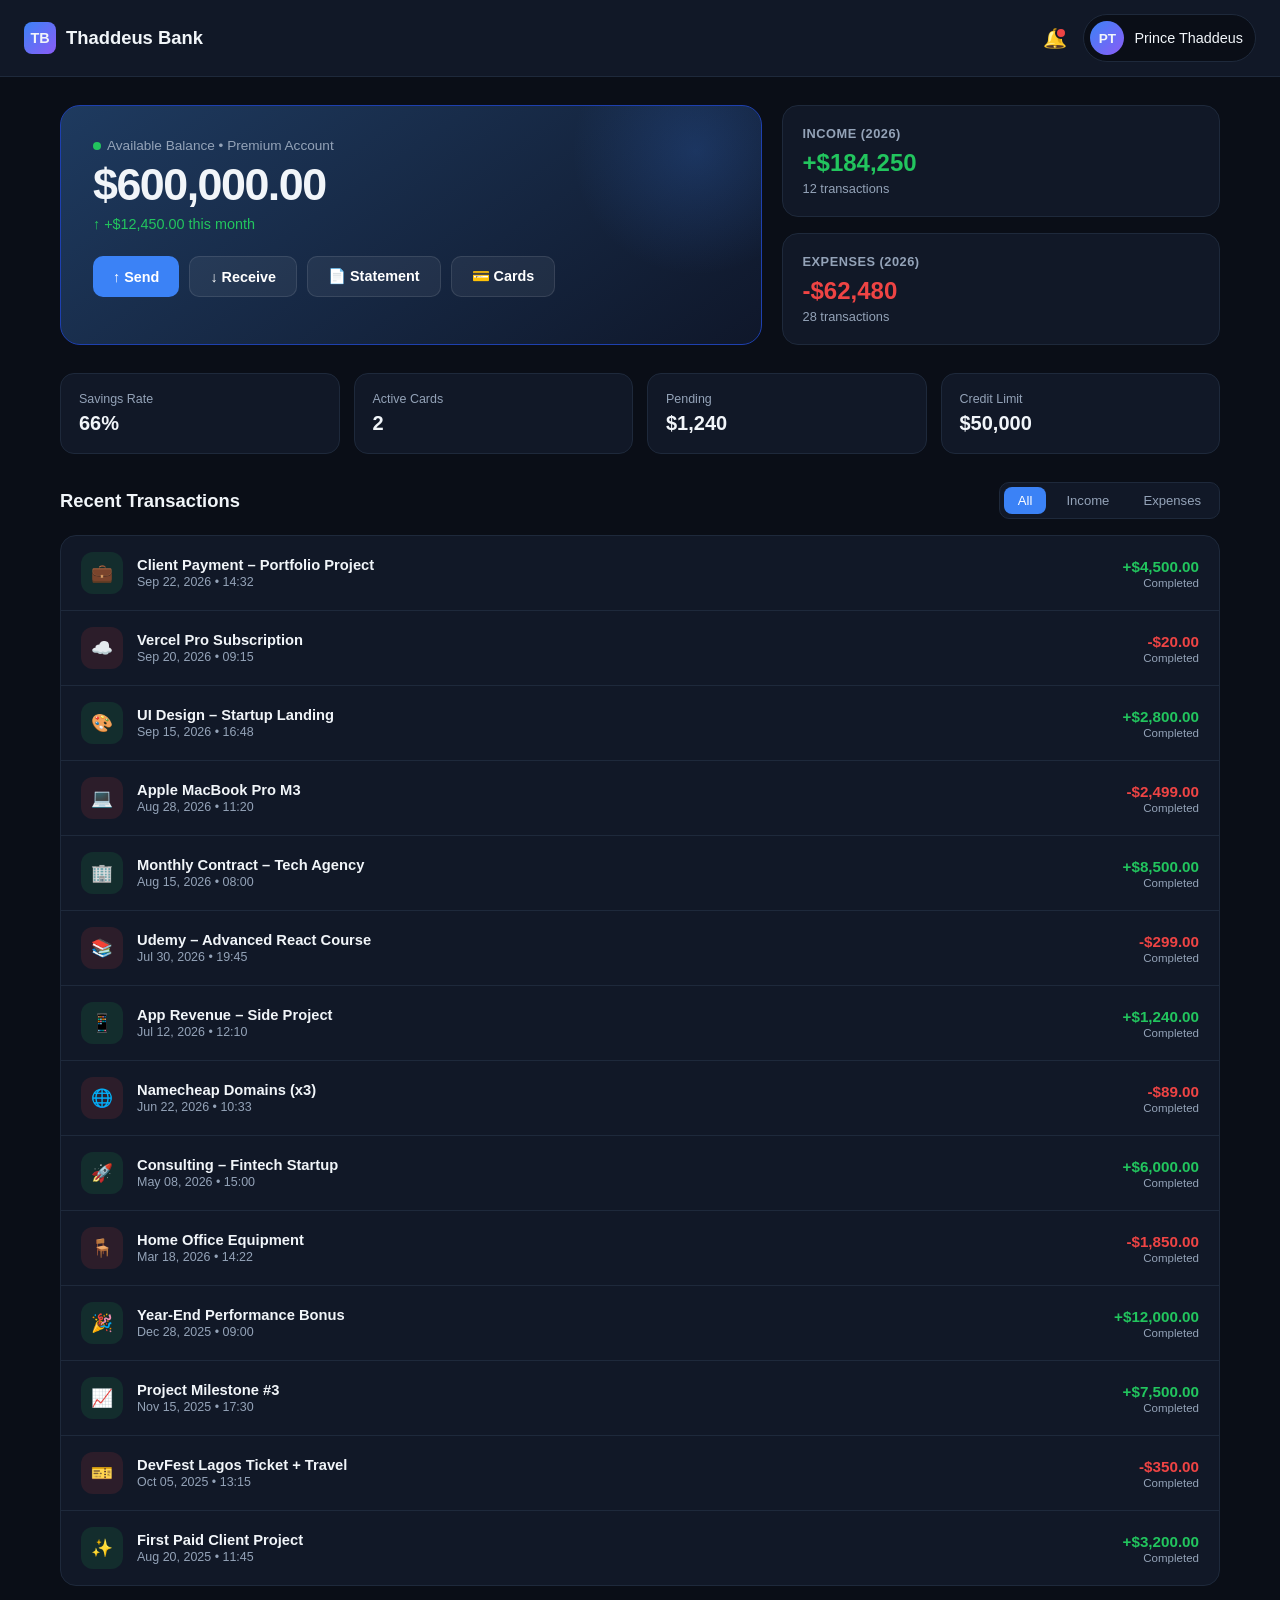
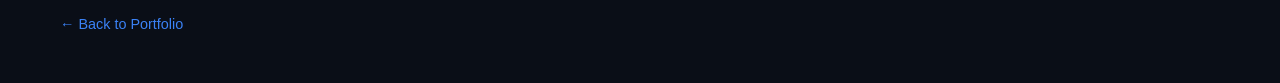
<file: bank-dashboard-v2.html>
<!DOCTYPE html>
<html lang="en">
<head>
  <meta charset="UTF-8">
  <meta name="viewport" content="width=device-width, initial-scale=1.0">
  <title>Thaddeus Bank | Prince Thaddeus</title>
  <style>
    :root {
      --bg: #0a0e17;
      --card: #111827;
      --card-hover: #1a2332;
      --border: #1e293b;
      --primary: #3b82f6;
      --primary-glow: rgba(59, 130, 246, 0.25);
      --green: #22c55e;
      --red: #ef4444;
      --text: #f1f5f9;
      --muted: #94a3b8;
    }

    * {
      margin: 0;
      padding: 0;
      box-sizing: border-box;
      font-family: -apple-system, BlinkMacSystemFont, 'Segoe UI', Roboto, sans-serif;
    }

    body {
      background: var(--bg);
      color: var(--text);
      min-height: 100vh;
      padding: 0;
    }

    /* Top Navigation */
    .topbar {
      background: var(--card);
      border-bottom: 1px solid var(--border);
      padding: 14px 24px;
      display: flex;
      justify-content: space-between;
      align-items: center;
      position: sticky;
      top: 0;
      z-index: 50;
    }

    .brand {
      display: flex;
      align-items: center;
      gap: 10px;
      font-weight: 700;
      font-size: 1.15rem;
    }

    .brand-icon {
      width: 32px;
      height: 32px;
      background: linear-gradient(135deg, #3b82f6, #8b5cf6);
      border-radius: 8px;
      display: flex;
      align-items: center;
      justify-content: center;
      font-size: 0.9rem;
    }

    .topbar-right {
      display: flex;
      align-items: center;
      gap: 16px;
    }

    .notification {
      position: relative;
      cursor: pointer;
      font-size: 1.2rem;
    }

    .notification::after {
      content: '';
      position: absolute;
      top: 0;
      right: 0;
      width: 8px;
      height: 8px;
      background: var(--red);
      border-radius: 50%;
      border: 2px solid var(--card);
    }

    .user-chip {
      display: flex;
      align-items: center;
      gap: 10px;
      background: var(--bg);
      padding: 6px 12px 6px 6px;
      border-radius: 50px;
      border: 1px solid var(--border);
      cursor: pointer;
    }

    .avatar {
      width: 34px;
      height: 34px;
      border-radius: 50%;
      background: linear-gradient(135deg, #3b82f6, #8b5cf6);
      display: flex;
      align-items: center;
      justify-content: center;
      font-weight: 700;
      font-size: 0.85rem;
    }

    /* Main Layout */
    .container {
      max-width: 1200px;
      margin: 0 auto;
      padding: 28px 20px 50px;
    }

    /* Balance Section */
    .balance-section {
      display: grid;
      grid-template-columns: 1.6fr 1fr;
      gap: 20px;
      margin-bottom: 28px;
    }

    @media (max-width: 800px) {
      .balance-section {
        grid-template-columns: 1fr;
      }
    }

    .main-balance {
      background: linear-gradient(145deg, #1e3a5f 0%, #0f172a 100%);
      border: 1px solid #1e40af;
      border-radius: 20px;
      padding: 32px;
      position: relative;
      overflow: hidden;
    }

    .main-balance::after {
      content: '';
      position: absolute;
      width: 250px;
      height: 250px;
      background: radial-gradient(circle, rgba(59,130,246,0.2), transparent 70%);
      top: -80px;
      right: -60px;
    }

    .account-label {
      font-size: 0.85rem;
      color: var(--muted);
      margin-bottom: 6px;
      display: flex;
      align-items: center;
      gap: 6px;
    }

    .account-label .dot {
      width: 8px;
      height: 8px;
      background: var(--green);
      border-radius: 50%;
      animation: pulse 2s infinite;
    }

    @keyframes pulse {
      0%, 100% { opacity: 1; }
      50% { opacity: 0.4; }
    }

    .balance-value {
      font-size: 2.8rem;
      font-weight: 700;
      letter-spacing: -1.5px;
      margin-bottom: 6px;
    }

    .balance-change {
      font-size: 0.9rem;
      color: var(--green);
      margin-bottom: 24px;
    }

    .action-row {
      display: flex;
      gap: 10px;
      flex-wrap: wrap;
    }

    .action-btn {
      padding: 11px 20px;
      border-radius: 10px;
      border: none;
      font-weight: 600;
      font-size: 0.9rem;
      cursor: pointer;
      transition: all 0.2s ease;
      display: flex;
      align-items: center;
      gap: 6px;
    }

    .action-btn.primary {
      background: var(--primary);
      color: white;
    }

    .action-btn.primary:hover {
      background: #2563eb;
      transform: translateY(-1px);
      box-shadow: 0 6px 20px var(--primary-glow);
    }

    .action-btn.ghost {
      background: rgba(255,255,255,0.06);
      color: white;
      border: 1px solid rgba(255,255,255,0.1);
    }

    .action-btn.ghost:hover {
      background: rgba(255,255,255,0.1);
    }

    /* Side Cards */
    .side-cards {
      display: flex;
      flex-direction: column;
      gap: 16px;
    }

    .mini-card {
      background: var(--card);
      border: 1px solid var(--border);
      border-radius: 16px;
      padding: 20px;
      flex: 1;
    }

    .mini-card h4 {
      font-size: 0.8rem;
      color: var(--muted);
      margin-bottom: 8px;
      text-transform: uppercase;
      letter-spacing: 0.5px;
    }

    .mini-card .amount {
      font-size: 1.5rem;
      font-weight: 700;
    }

    .mini-card .amount.up { color: var(--green); }
    .mini-card .amount.down { color: var(--red); }

    .mini-card .sub {
      font-size: 0.8rem;
      color: var(--muted);
      margin-top: 4px;
    }

    /* Quick Stats */
    .stats-row {
      display: grid;
      grid-template-columns: repeat(4, 1fr);
      gap: 14px;
      margin-bottom: 28px;
    }

    @media (max-width: 700px) {
      .stats-row {
        grid-template-columns: repeat(2, 1fr);
      }
    }

    .stat {
      background: var(--card);
      border: 1px solid var(--border);
      border-radius: 14px;
      padding: 18px;
      transition: all 0.2s ease;
    }

    .stat:hover {
      border-color: #334155;
      background: var(--card-hover);
    }

    .stat .label {
      font-size: 0.78rem;
      color: var(--muted);
      margin-bottom: 6px;
    }

    .stat .val {
      font-size: 1.25rem;
      font-weight: 700;
    }

    /* Transactions */
    .section-header {
      display: flex;
      justify-content: space-between;
      align-items: center;
      margin-bottom: 16px;
    }

    .section-header h3 {
      font-size: 1.15rem;
    }

    .filter-tabs {
      display: flex;
      gap: 6px;
      background: var(--card);
      padding: 4px;
      border-radius: 10px;
      border: 1px solid var(--border);
    }

    .filter-tabs button {
      padding: 6px 14px;
      border: none;
      background: transparent;
      color: var(--muted);
      border-radius: 8px;
      font-size: 0.82rem;
      cursor: pointer;
      font-weight: 500;
    }

    .filter-tabs button.active {
      background: var(--primary);
      color: white;
    }

    .tx-list {
      background: var(--card);
      border: 1px solid var(--border);
      border-radius: 16px;
      overflow: hidden;
    }

    .tx-item {
      display: flex;
      align-items: center;
      justify-content: space-between;
      padding: 16px 20px;
      border-bottom: 1px solid var(--border);
      transition: background 0.15s ease;
      cursor: pointer;
    }

    .tx-item:last-child {
      border-bottom: none;
    }

    .tx-item:hover {
      background: var(--card-hover);
    }

    .tx-left {
      display: flex;
      align-items: center;
      gap: 14px;
    }

    .tx-icon {
      width: 42px;
      height: 42px;
      border-radius: 12px;
      display: flex;
      align-items: center;
      justify-content: center;
      font-size: 1.1rem;
      flex-shrink: 0;
    }

    .tx-icon.in {
      background: rgba(34, 197, 94, 0.12);
    }

    .tx-icon.out {
      background: rgba(239, 68, 68, 0.12);
    }

    .tx-info h4 {
      font-size: 0.92rem;
      font-weight: 600;
      margin-bottom: 2px;
    }

    .tx-info p {
      font-size: 0.78rem;
      color: var(--muted);
    }

    .tx-right {
      text-align: right;
    }

    .tx-amount {
      font-weight: 600;
      font-size: 0.95rem;
    }

    .tx-amount.in { color: var(--green); }
    .tx-amount.out { color: var(--red); }

    .tx-status {
      font-size: 0.72rem;
      color: var(--muted);
      margin-top: 2px;
    }

    .back {
      display: inline-block;
      margin-top: 30px;
      color: var(--primary);
      text-decoration: none;
      font-size: 0.9rem;
      font-weight: 500;
    }

    .back:hover {
      text-decoration: underline;
    }

    /* Toast */
    .toast {
      position: fixed;
      bottom: 28px;
      left: 50%;
      transform: translateX(-50%) translateY(80px);
      background: #1e293b;
      color: white;
      padding: 14px 24px;
      border-radius: 12px;
      border: 1px solid #334155;
      font-size: 0.9rem;
      font-weight: 500;
      z-index: 100;
      opacity: 0;
      transition: all 0.3s ease;
      box-shadow: 0 10px 30px rgba(0,0,0,0.4);
    }

    .toast.show {
      transform: translateX(-50%) translateY(0);
      opacity: 1;
    }
  </style>
</head>
<body>

  <!-- Top Bar -->
  <div class="topbar">
    <div class="brand">
      <div class="brand-icon">TB</div>
      Thaddeus Bank
    </div>
    <div class="topbar-right">
      <div class="notification">🔔</div>
      <div class="user-chip">
        <div class="avatar">PT</div>
        <span style="font-size:0.9rem; font-weight:500;">Prince Thaddeus</span>
      </div>
    </div>
  </div>

  <div class="container">

    <!-- Balance + Side -->
    <div class="balance-section">
      <div class="main-balance">
        <div class="account-label">
          <span class="dot"></span>
          Available Balance • Premium Account
        </div>
        <div class="balance-value">$600,000.00</div>
        <div class="balance-change">↑ +$12,450.00 this month</div>
        <div class="action-row">
          <button class="action-btn primary" onclick="toast('Transfer screen opened')">↑ Send</button>
          <button class="action-btn ghost" onclick="toast('Deposit initiated')">↓ Receive</button>
          <button class="action-btn ghost" onclick="toast('Statement ready for download')">📄 Statement</button>
          <button class="action-btn ghost" onclick="toast('Cards management opened')">💳 Cards</button>
        </div>
      </div>

      <div class="side-cards">
        <div class="mini-card">
          <h4>Income (2026)</h4>
          <div class="amount up">+$184,250</div>
          <div class="sub">12 transactions</div>
        </div>
        <div class="mini-card">
          <h4>Expenses (2026)</h4>
          <div class="amount down">-$62,480</div>
          <div class="sub">28 transactions</div>
        </div>
      </div>
    </div>

    <!-- Stats -->
    <div class="stats-row">
      <div class="stat">
        <div class="label">Savings Rate</div>
        <div class="val">66%</div>
      </div>
      <div class="stat">
        <div class="label">Active Cards</div>
        <div class="val">2</div>
      </div>
      <div class="stat">
        <div class="label">Pending</div>
        <div class="val">$1,240</div>
      </div>
      <div class="stat">
        <div class="label">Credit Limit</div>
        <div class="val">$50,000</div>
      </div>
    </div>

    <!-- Transactions -->
    <div class="section-header">
      <h3>Recent Transactions</h3>
      <div class="filter-tabs">
        <button class="active" onclick="filterTx('all', this)">All</button>
        <button onclick="filterTx('in', this)">Income</button>
        <button onclick="filterTx('out', this)">Expenses</button>
      </div>
    </div>

    <div class="tx-list" id="txList">
      <!-- Injected by JS -->
    </div>

    <a href="index.html" class="back">← Back to Portfolio</a>
  </div>

  <div class="toast" id="toast"></div>

  <script>
    const data = [
      { type: "in",  title: "Client Payment – Portfolio Project", date: "Sep 22, 2026 • 14:32", amount: "+$4,500.00", status: "Completed", icon: "💼" },
      { type: "out", title: "Vercel Pro Subscription", date: "Sep 20, 2026 • 09:15", amount: "-$20.00", status: "Completed", icon: "☁️" },
      { type: "in",  title: "UI Design – Startup Landing", date: "Sep 15, 2026 • 16:48", amount: "+$2,800.00", status: "Completed", icon: "🎨" },
      { type: "out", title: "Apple MacBook Pro M3", date: "Aug 28, 2026 • 11:20", amount: "-$2,499.00", status: "Completed", icon: "💻" },
      { type: "in",  title: "Monthly Contract – Tech Agency", date: "Aug 15, 2026 • 08:00", amount: "+$8,500.00", status: "Completed", icon: "🏢" },
      { type: "out", title: "Udemy – Advanced React Course", date: "Jul 30, 2026 • 19:45", amount: "-$299.00", status: "Completed", icon: "📚" },
      { type: "in",  title: "App Revenue – Side Project", date: "Jul 12, 2026 • 12:10", amount: "+$1,240.00", status: "Completed", icon: "📱" },
      { type: "out", title: "Namecheap Domains (x3)", date: "Jun 22, 2026 • 10:33", amount: "-$89.00", status: "Completed", icon: "🌐" },
      { type: "in",  title: "Consulting – Fintech Startup", date: "May 08, 2026 • 15:00", amount: "+$6,000.00", status: "Completed", icon: "🚀" },
      { type: "out", title: "Home Office Equipment", date: "Mar 18, 2026 • 14:22", amount: "-$1,850.00", status: "Completed", icon: "🪑" },
      { type: "in",  title: "Year-End Performance Bonus", date: "Dec 28, 2025 • 09:00", amount: "+$12,000.00", status: "Completed", icon: "🎉" },
      { type: "in",  title: "Project Milestone #3", date: "Nov 15, 2025 • 17:30", amount: "+$7,500.00", status: "Completed", icon: "📈" },
      { type: "out", title: "DevFest Lagos Ticket + Travel", date: "Oct 05, 2025 • 13:15", amount: "-$350.00", status: "Completed", icon: "🎫" },
      { type: "in",  title: "First Paid Client Project", date: "Aug 20, 2025 • 11:45", amount: "+$3,200.00", status: "Completed", icon: "✨" },
    ];

    const list = document.getElementById("txList");

    function render(filter = "all") {
      list.innerHTML = "";
      const filtered = filter === "all" ? data : data.filter(t => t.type === filter);
      
      filtered.forEach((t, i) => {
        const el = document.createElement("div");
        el.className = "tx-item";
        el.style.opacity = "0";
        el.style.transform = "translateY(10px)";
        el.innerHTML = `
          <div class="tx-left">
            <div class="tx-icon ${t.type}">${t.icon}</div>
            <div class="tx-info">
              <h4>${t.title}</h4>
              <p>${t.date}</p>
            </div>
          </div>
          <div class="tx-right">
            <div class="tx-amount ${t.type}">${t.amount}</div>
            <div class="tx-status">${t.status}</div>
          </div>
        `;
        list.appendChild(el);
        setTimeout(() => {
          el.style.transition = "all 0.3s ease";
          el.style.opacity = "1";
          el.style.transform = "translateY(0)";
        }, i * 40);
      });
    }

    function filterTx(type, btn) {
      document.querySelectorAll(".filter-tabs button").forEach(b => b.classList.remove("active"));
      btn.classList.add("active");
      render(type);
    }

    function toast(msg) {
      const t = document.getElementById("toast");
      t.textContent = msg;
      t.classList.add("show");
      setTimeout(() => t.classList.remove("show"), 2500);
    }

    render();
  </script>
</body>
</html>
</file>
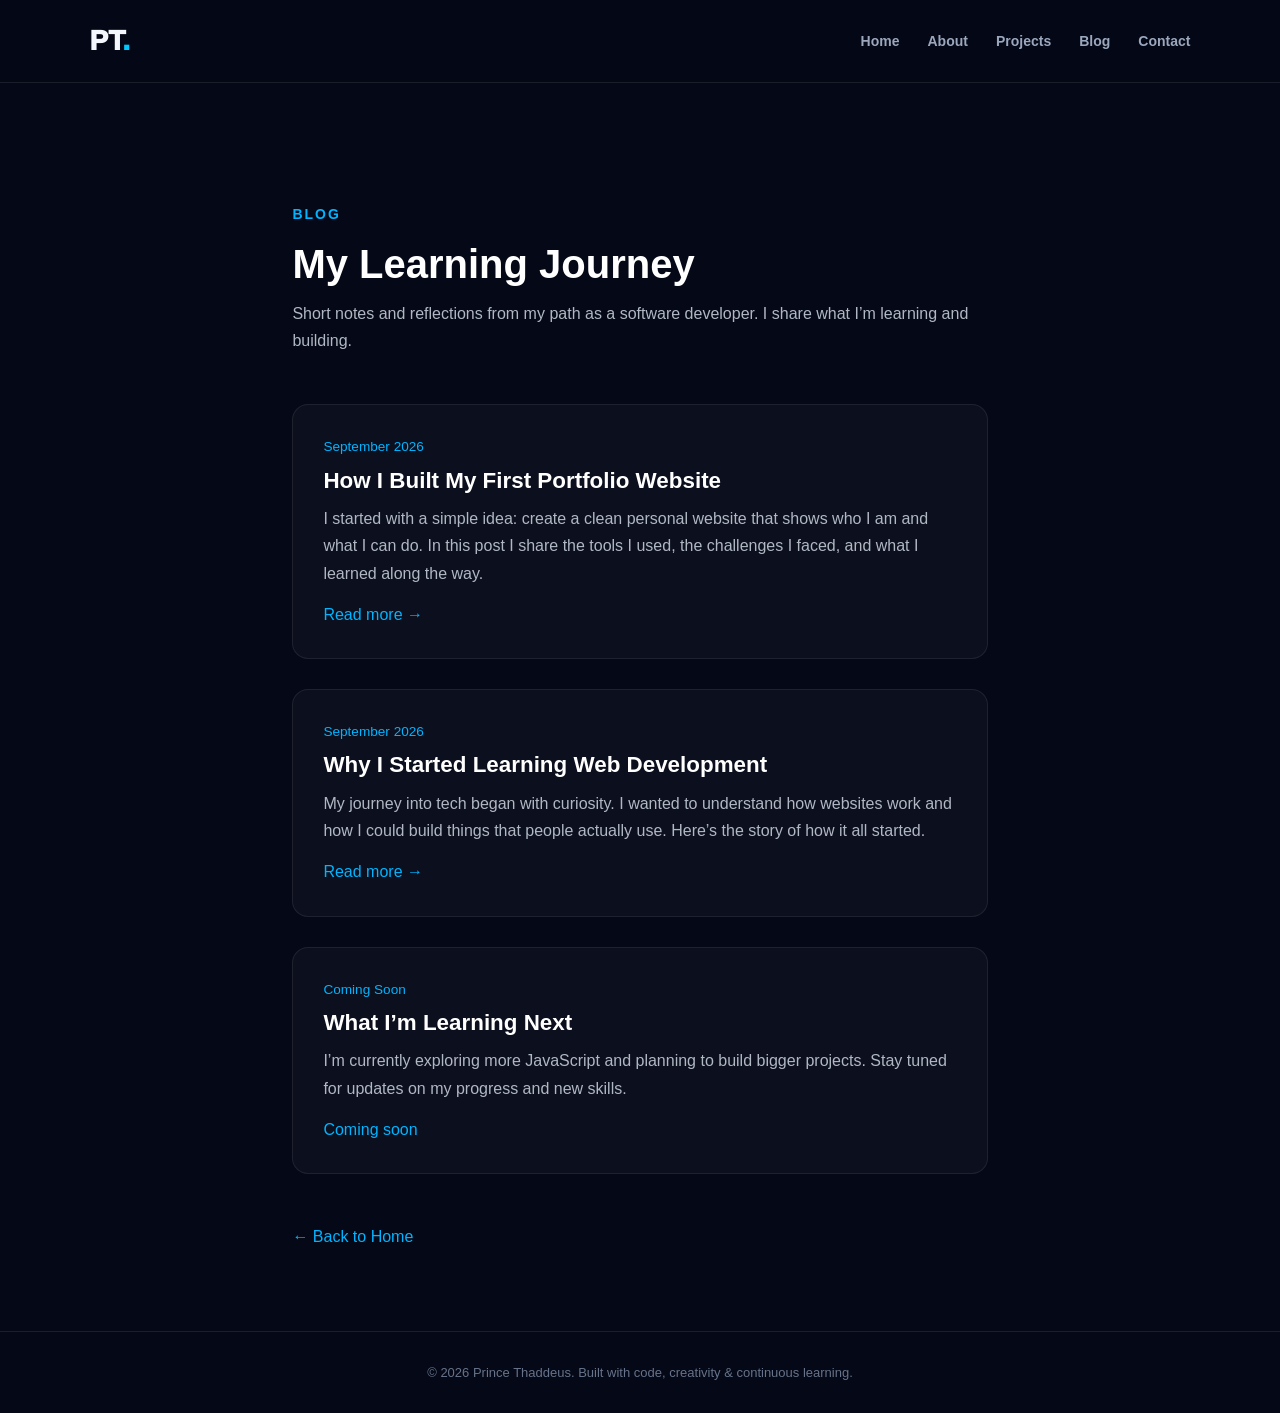
<file: blog.html>
<!DOCTYPE html>
<html lang="en">
<head>
  <meta charset="UTF-8">
  <meta name="viewport" content="width=device-width, initial-scale=1.0">
  <meta name="description" content="Blog and learning journey of Prince Thaddeus - Software Developer">
  <title>Blog | Prince Thaddeus</title>
  <link rel="stylesheet" href="style.css">
  <style>
    .blog-page {
      padding: 120px 8% 80px;
      max-width: 900px;
      margin: 0 auto;
    }

    .blog-page .tag {
      color: #00b4ff;
      font-size: 14px;
      letter-spacing: 2px;
      margin-bottom: 15px;
    }

    .blog-page h1 {
      font-size: 2.5rem;
      margin-bottom: 15px;
      color: #fff;
    }

    .blog-page .intro {
      color: #b0b8c4;
      margin-bottom: 50px;
      line-height: 1.7;
    }

    .blog-list {
      display: flex;
      flex-direction: column;
      gap: 30px;
    }

    .blog-card {
      background: rgba(255, 255, 255, 0.03);
      border: 1px solid rgba(255, 255, 255, 0.08);
      border-radius: 16px;
      padding: 30px;
      transition: border-color 0.3s ease;
    }

    .blog-card:hover {
      border-color: rgba(0, 180, 255, 0.3);
    }

    .blog-card .date {
      color: #00b4ff;
      font-size: 0.85rem;
      margin-bottom: 10px;
    }

    .blog-card h2 {
      color: #fff;
      font-size: 1.4rem;
      margin-bottom: 12px;
    }

    .blog-card p {
      color: #b0b8c4;
      line-height: 1.7;
      margin-bottom: 15px;
    }

    .blog-card a {
      color: #00b4ff;
      text-decoration: none;
      font-weight: 500;
    }

    .blog-card a:hover {
      text-decoration: underline;
    }

    .back-home {
      display: inline-block;
      margin-top: 50px;
      color: #00b4ff;
      text-decoration: none;
      font-weight: 500;
    }

    .back-home:hover {
      text-decoration: underline;
    }

    @media (max-width: 768px) {
      .blog-page {
        padding: 100px 5% 60px;
      }
      .blog-page h1 {
        font-size: 2rem;
      }
    }
  </style>
</head>
<body>

  <header class="header">
    <a href="index.html" class="logo">PT<span>.</span></a>
    <nav id="nav">
      <a href="index.html">Home</a>
      <a href="index.html#about">About</a>
      <a href="projects.html">Projects</a>
      <a href="blog.html" class="active">Blog</a>
      <a href="index.html#contact">Contact</a>
    </nav>
  </header>

  <main class="blog-page">
    <p class="tag">BLOG</p>
    <h1>My Learning Journey</h1>
    <p class="intro">
      Short notes and reflections from my path as a software developer. I share what I’m learning and building.
    </p>

    <div class="blog-list">

      <article class="blog-card">
        <p class="date">September 2026</p>
        <h2>How I Built My First Portfolio Website</h2>
        <p>
          I started with a simple idea: create a clean personal website that shows who I am and what I can do. 
          In this post I share the tools I used, the challenges I faced, and what I learned along the way.
        </p>
        <a href="#">Read more →</a>
      </article>

      <article class="blog-card">
        <p class="date">September 2026</p>
        <h2>Why I Started Learning Web Development</h2>
        <p>
          My journey into tech began with curiosity. I wanted to understand how websites work and how I could 
          build things that people actually use. Here’s the story of how it all started.
        </p>
        <a href="#">Read more →</a>
      </article>

      <article class="blog-card">
        <p class="date">Coming Soon</p>
        <h2>What I’m Learning Next</h2>
        <p>
          I’m currently exploring more JavaScript and planning to build bigger projects. 
          Stay tuned for updates on my progress and new skills.
        </p>
        <a href="#">Coming soon</a>
      </article>

    </div>

    <a href="index.html" class="back-home">← Back to Home</a>
  </main>

  <footer>
    <p>© 2026 Prince Thaddeus. Built with code, creativity & continuous learning.</p>
  </footer>

  <script src="script.js"></script>
</body>
</html>
</file>
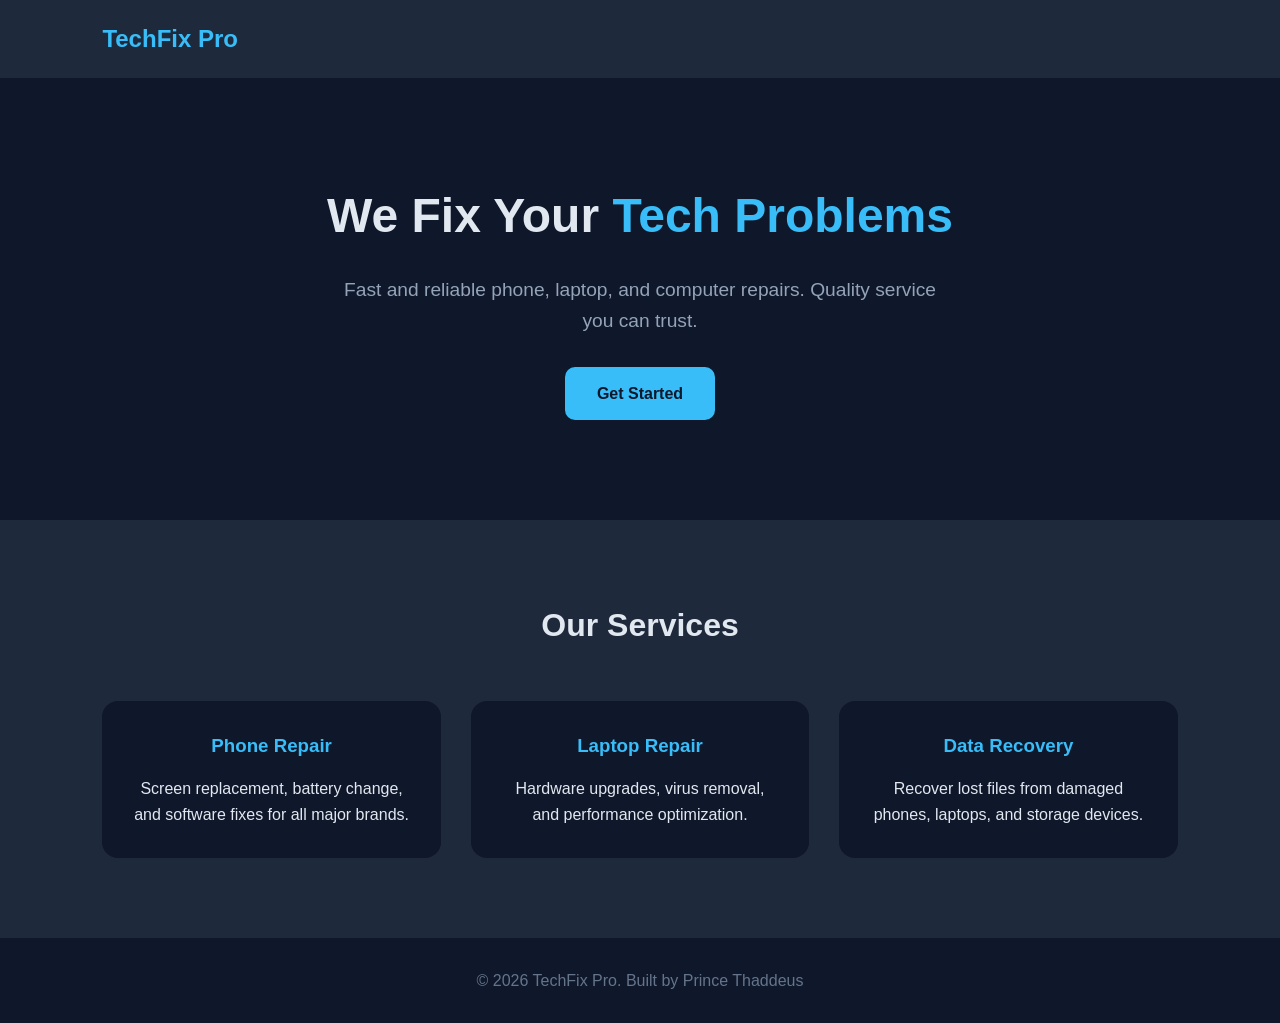
<file: landing.html>
<!DOCTYPE html>
<html lang="en">
<head>
  <meta charset="UTF-8">
  <meta name="viewport" content="width=device-width, initial-scale=1.0">
  <title>TechFix Pro | Prince Thaddeus</title>
  <style>
    * {
      margin: 0;
      padding: 0;
      box-sizing: border-box;
      font-family: 'Segoe UI', sans-serif;
    }

    body {
      background: #0f172a;
      color: #e2e8f0;
      line-height: 1.6;
    }

    header {
      background: #1e293b;
      padding: 20px 8%;
      display: flex;
      justify-content: space-between;
      align-items: center;
    }

    .logo {
      font-size: 1.5rem;
      font-weight: 700;
      color: #38bdf8;
    }

    .hero {
      padding: 100px 8%;
      text-align: center;
    }

    .hero h1 {
      font-size: 3rem;
      margin-bottom: 20px;
    }

    .hero h1 span {
      color: #38bdf8;
    }

    .hero p {
      font-size: 1.2rem;
      color: #94a3b8;
      max-width: 600px;
      margin: 0 auto 30px;
    }

    .btn {
      display: inline-block;
      background: #38bdf8;
      color: #0f172a;
      padding: 14px 32px;
      border-radius: 10px;
      text-decoration: none;
      font-weight: 600;
    }

    .services {
      padding: 80px 8%;
      background: #1e293b;
    }

    .services h2 {
      text-align: center;
      margin-bottom: 50px;
      font-size: 2rem;
    }

    .services-grid {
      display: grid;
      grid-template-columns: repeat(auto-fit, minmax(250px, 1fr));
      gap: 30px;
    }

    .service-card {
      background: #0f172a;
      padding: 30px;
      border-radius: 16px;
      text-align: center;
    }

    .service-card h3 {
      color: #38bdf8;
      margin-bottom: 15px;
    }

    footer {
      text-align: center;
      padding: 30px;
      color: #64748b;
    }

    @media (max-width: 768px) {
      .hero h1 {
        font-size: 2.2rem;
      }
    }
  </style>
</head>
<body>

  <header>
    <div class="logo">TechFix Pro</div>
  </header>

  <section class="hero">
    <h1>We Fix Your <span>Tech Problems</span></h1>
    <p>Fast and reliable phone, laptop, and computer repairs. Quality service you can trust.</p>
    <a href="#contact" class="btn">Get Started</a>
  </section>

  <section class="services">
    <h2>Our Services</h2>
    <div class="services-grid">
      <div class="service-card">
        <h3>Phone Repair</h3>
        <p>Screen replacement, battery change, and software fixes for all major brands.</p>
      </div>
      <div class="service-card">
        <h3>Laptop Repair</h3>
        <p>Hardware upgrades, virus removal, and performance optimization.</p>
      </div>
      <div class="service-card">
        <h3>Data Recovery</h3>
        <p>Recover lost files from damaged phones, laptops, and storage devices.</p>
      </div>
    </div>
  </section>

  <footer>
    <p>© 2026 TechFix Pro. Built by Prince Thaddeus</p>
  </footer>

</body>
</html>
</file>
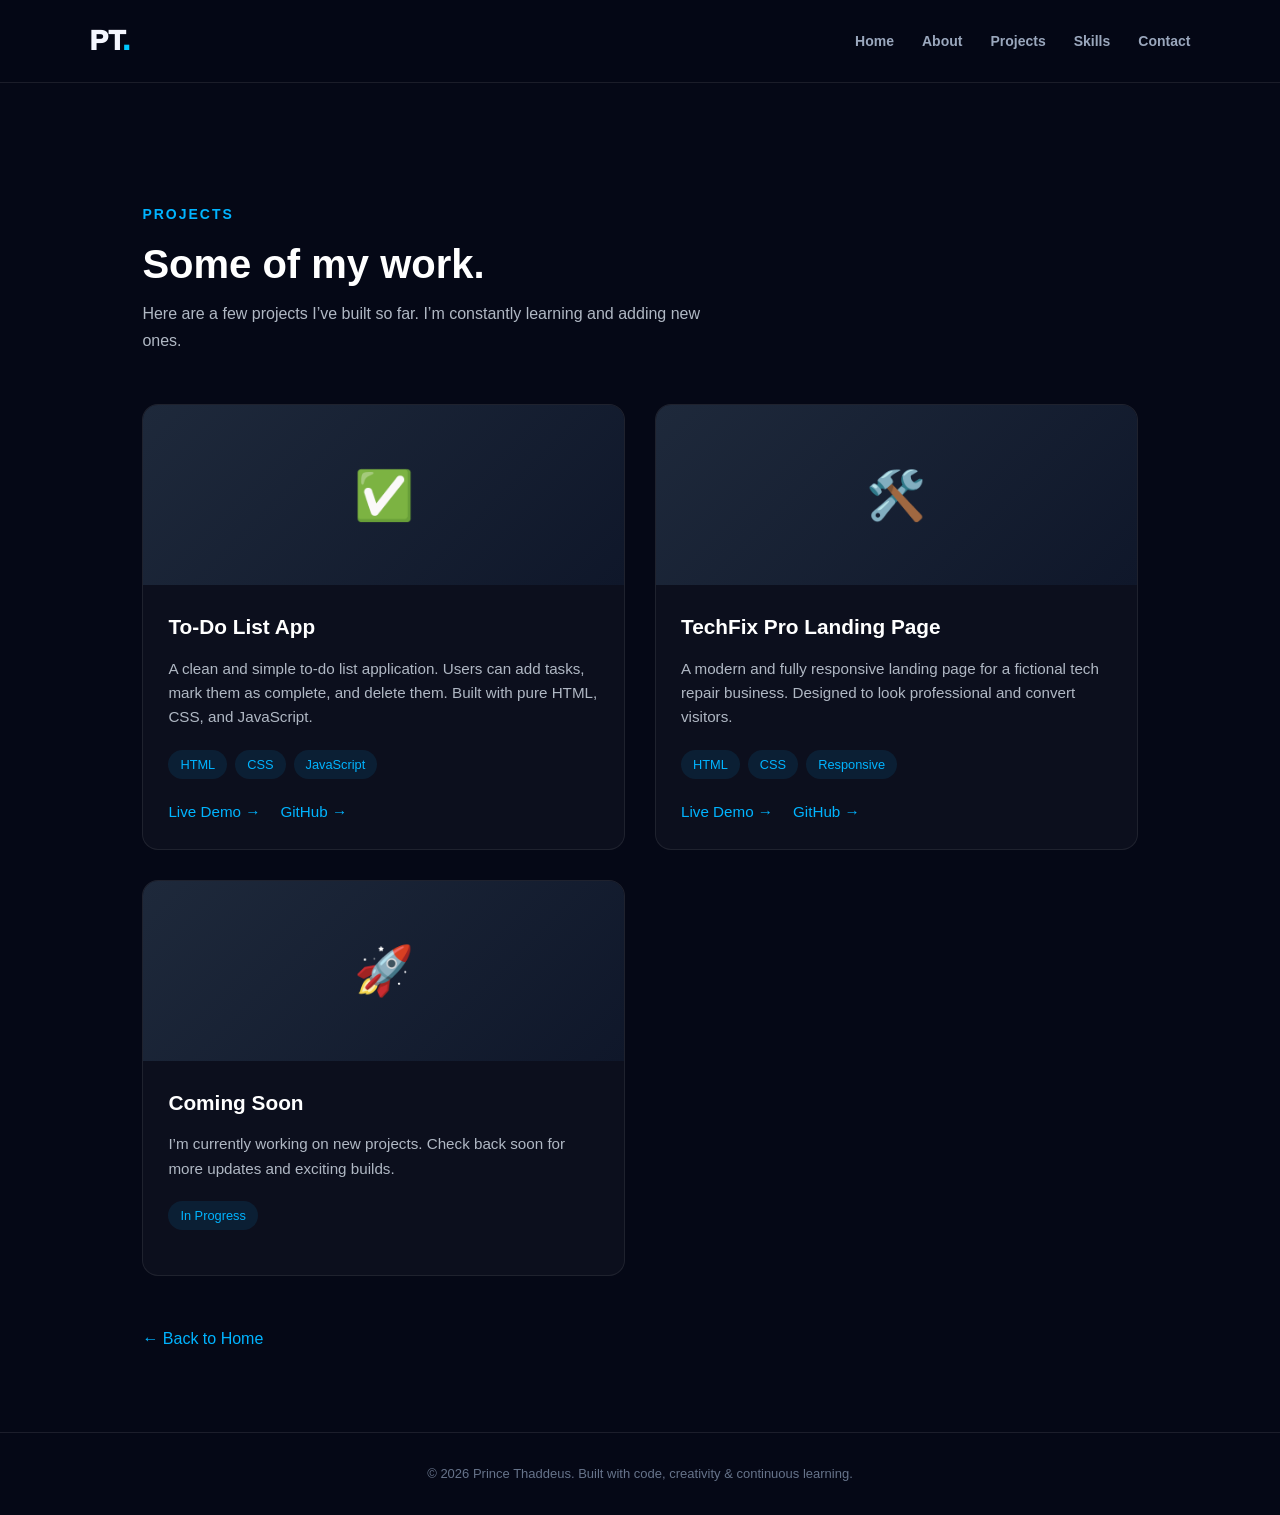
<file: projects.html>
<!DOCTYPE html>
<html lang="en">
<head>
  <meta charset="UTF-8">
  <meta name="viewport" content="width=device-width, initial-scale=1.0">
  <meta name="description" content="Projects by Prince Thaddeus - Software Developer">
  <title>Projects | Prince Thaddeus</title>
  <link rel="stylesheet" href="style.css">
  <style>
    .projects-page {
      padding: 120px 8% 80px;
      max-width: 1200px;
      margin: 0 auto;
    }

    .projects-page .tag {
      color: #00b4ff;
      font-size: 14px;
      letter-spacing: 2px;
      margin-bottom: 15px;
    }

    .projects-page h1 {
      font-size: 2.5rem;
      margin-bottom: 15px;
      color: #fff;
    }

    .projects-page .intro {
      color: #b0b8c4;
      max-width: 600px;
      margin-bottom: 50px;
      line-height: 1.7;
    }

    .projects-grid {
      display: grid;
      grid-template-columns: repeat(auto-fit, minmax(320px, 1fr));
      gap: 30px;
    }

    .project-card {
      background: rgba(255, 255, 255, 0.03);
      border: 1px solid rgba(255, 255, 255, 0.08);
      border-radius: 16px;
      overflow: hidden;
      transition: transform 0.3s ease, border-color 0.3s ease;
    }

    .project-card:hover {
      transform: translateY(-8px);
      border-color: rgba(0, 180, 255, 0.3);
    }

    .project-image {
      height: 180px;
      background: linear-gradient(135deg, #1e293b, #0f172a);
      display: flex;
      align-items: center;
      justify-content: center;
      font-size: 3rem;
      color: #00b4ff;
    }

    .project-info {
      padding: 25px;
    }

    .project-info h3 {
      color: #fff;
      margin-bottom: 12px;
      font-size: 1.3rem;
    }

    .project-info p {
      color: #b0b8c4;
      font-size: 0.95rem;
      line-height: 1.6;
      margin-bottom: 20px;
    }

    .project-tech {
      display: flex;
      flex-wrap: wrap;
      gap: 8px;
      margin-bottom: 20px;
    }

    .project-tech span {
      background: rgba(0, 180, 255, 0.1);
      color: #00b4ff;
      padding: 4px 12px;
      border-radius: 20px;
      font-size: 0.8rem;
    }

    .project-links {
      display: flex;
      gap: 20px;
    }

    .project-links a {
      color: #00b4ff;
      text-decoration: none;
      font-weight: 500;
      font-size: 0.95rem;
    }

    .project-links a:hover {
      text-decoration: underline;
    }

    .back-home {
      display: inline-block;
      margin-top: 50px;
      color: #00b4ff;
      text-decoration: none;
      font-weight: 500;
    }

    .back-home:hover {
      text-decoration: underline;
    }

    @media (max-width: 768px) {
      .projects-page {
        padding: 100px 5% 60px;
      }
      .projects-page h1 {
        font-size: 2rem;
      }
    }
  </style>
</head>
<body>

  <header class="header">
    <a href="index.html" class="logo">PT<span>.</span></a>
    <nav id="nav">
      <a href="index.html">Home</a>
      <a href="index.html#about">About</a>
      <a href="projects.html" class="active">Projects</a>
      <a href="index.html#skills">Skills</a>
      <a href="index.html#contact">Contact</a>
    </nav>
  </header>

  <main class="projects-page">
    <p class="tag">PROJECTS</p>
    <h1>Some of my work.</h1>
    <p class="intro">
      Here are a few projects I’ve built so far. I’m constantly learning and adding new ones.
    </p>

    <div class="projects-grid">

      <div class="project-card">
        <div class="project-image">✅</div>
        <div class="project-info">
          <h3>To-Do List App</h3>
          <p>A clean and simple to-do list application. Users can add tasks, mark them as complete, and delete them. Built with pure HTML, CSS, and JavaScript.</p>
          <div class="project-tech">
            <span>HTML</span>
            <span>CSS</span>
            <span>JavaScript</span>
          </div>
          <div class="project-links">
            <a href="todo.html" target="_blank">Live Demo →</a>
            <a href="https://github.com/princethaddeus589-code" target="_blank">GitHub →</a>
          </div>
        </div>
      </div>

      <div class="project-card">
        <div class="project-image">🛠️</div>
        <div class="project-info">
          <h3>TechFix Pro Landing Page</h3>
          <p>A modern and fully responsive landing page for a fictional tech repair business. Designed to look professional and convert visitors.</p>
          <div class="project-tech">
            <span>HTML</span>
            <span>CSS</span>
            <span>Responsive</span>
          </div>
          <div class="project-links">
            <a href="landing.html" target="_blank">Live Demo →</a>
            <a href="https://github.com/princethaddeus589-code" target="_blank">GitHub →</a>
          </div>
        </div>
      </div>

      <div class="project-card">
        <div class="project-image">🚀</div>
        <div class="project-info">
          <h3>Coming Soon</h3>
          <p>I’m currently working on new projects. Check back soon for more updates and exciting builds.</p>
          <div class="project-tech">
            <span>In Progress</span>
          </div>
        </div>
      </div>

    </div>

    <a href="index.html" class="back-home">← Back to Home</a>
  </main>

  <footer>
    <p>© 2026 Prince Thaddeus. Built with code, creativity & continuous learning.</p>
  </footer>

  <script src="script.js"></script>
</body>
</html>
</file>
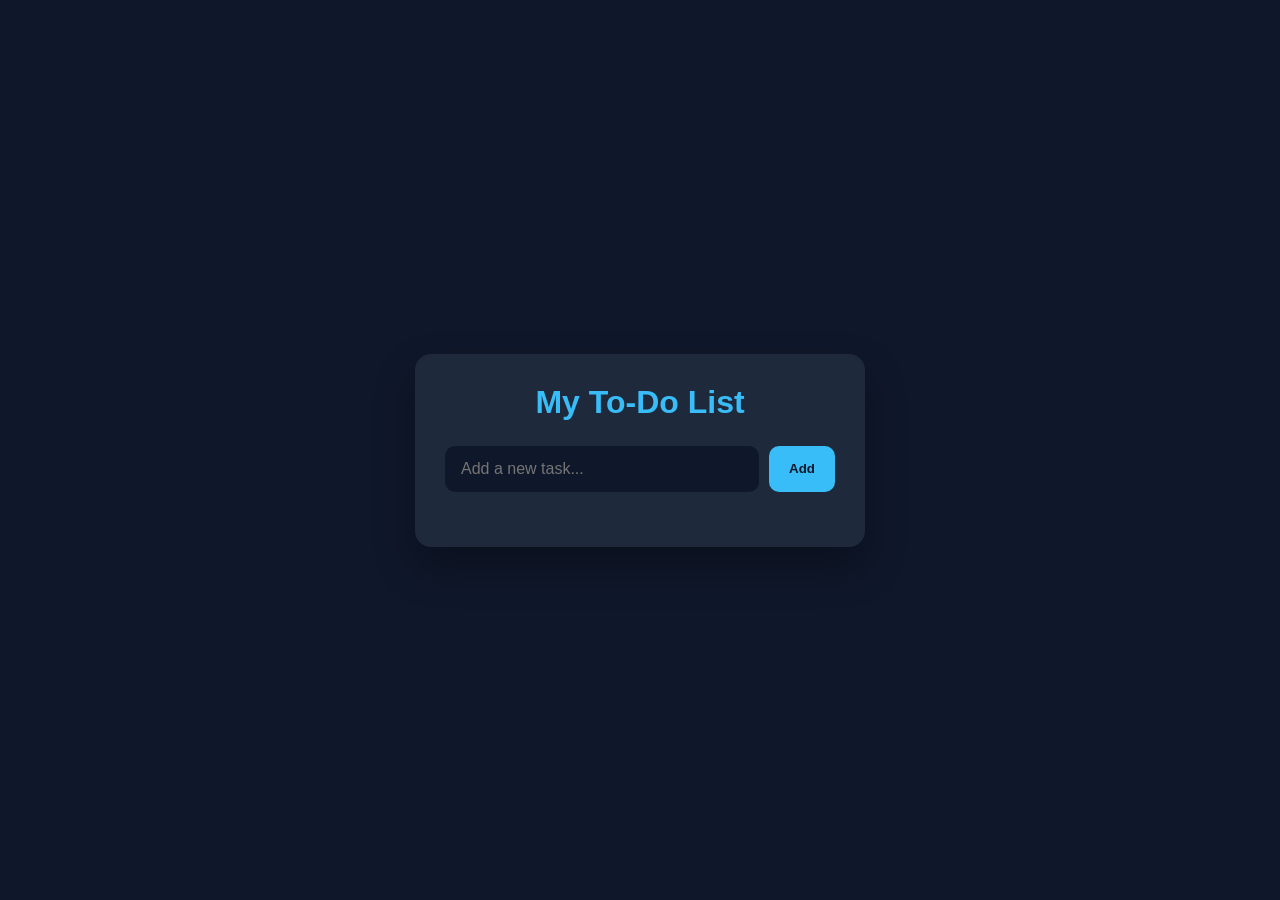
<file: todo.html>
<!DOCTYPE html>
<html lang="en">
<head>
  <meta charset="UTF-8">
  <meta name="viewport" content="width=device-width, initial-scale=1.0">
  <title>To-Do List App | Prince Thaddeus</title>
  <style>
    * {
      margin: 0;
      padding: 0;
      box-sizing: border-box;
      font-family: 'Segoe UI', sans-serif;
    }

    body {
      background: #0f172a;
      color: #e2e8f0;
      min-height: 100vh;
      display: flex;
      justify-content: center;
      align-items: center;
      padding: 20px;
    }

    .container {
      background: #1e293b;
      width: 100%;
      max-width: 450px;
      border-radius: 16px;
      padding: 30px;
      box-shadow: 0 20px 40px rgba(0,0,0,0.3);
    }

    h1 {
      text-align: center;
      margin-bottom: 25px;
      color: #38bdf8;
    }

    .input-group {
      display: flex;
      gap: 10px;
      margin-bottom: 25px;
    }

    input {
      flex: 1;
      padding: 14px 16px;
      border: none;
      border-radius: 10px;
      background: #0f172a;
      color: white;
      font-size: 16px;
      outline: none;
    }

    button {
      padding: 14px 20px;
      background: #38bdf8;
      color: #0f172a;
      border: none;
      border-radius: 10px;
      font-weight: 600;
      cursor: pointer;
    }

    button:hover {
      background: #0ea5e9;
    }

    ul {
      list-style: none;
    }

    li {
      background: #0f172a;
      padding: 14px 16px;
      border-radius: 10px;
      margin-bottom: 10px;
      display: flex;
      justify-content: space-between;
      align-items: center;
    }

    li.completed {
      text-decoration: line-through;
      opacity: 0.6;
    }

    .delete-btn {
      background: #ef4444;
      color: white;
      border: none;
      padding: 6px 12px;
      border-radius: 6px;
      cursor: pointer;
      font-size: 13px;
    }
  </style>
</head>
<body>
  <div class="container">
    <h1>My To-Do List</h1>
    
    <div class="input-group">
      <input type="text" id="taskInput" placeholder="Add a new task...">
      <button onclick="addTask()">Add</button>
    </div>

    <ul id="taskList"></ul>
  </div>

  <script>
    function addTask() {
      const input = document.getElementById('taskInput');
      const taskText = input.value.trim();

      if (taskText === '') return;

      const li = document.createElement('li');
      li.innerHTML = `
        <span onclick="this.parentElement.classList.toggle('completed')">${taskText}</span>
        <button class="delete-btn" onclick="this.parentElement.remove()">Delete</button>
      `;

      document.getElementById('taskList').appendChild(li);
      input.value = '';
    }

    // Allow Enter key to add task
    document.getElementById('taskInput').addEventListener('keypress', function(e) {
      if (e.key === 'Enter') addTask();
    });
  </script>
</body>
</html>
</file>
<file: style.css>
*{box-sizing:border-box;margin:0;padding:0}
:root{--bg:#050816;--panel:#0b1222;--text:#f5f7ff;--muted:#9aa7bd;--blue:#1687ff;--cyan:#00c8ff;--line:rgba(255,255,255,.09)}
html{scroll-behavior:smooth}
body{font-family:Inter,Arial,sans-serif;background:var(--bg);color:var(--text);line-height:1.65}
a{text-decoration:none;color:inherit}
.header{position:sticky;top:0;z-index:10;display:flex;align-items:center;justify-content:space-between;padding:18px 7%;background:rgba(5,8,22,.9);backdrop-filter:blur(14px);border-bottom:1px solid var(--line)}
.logo{font-size:28px;font-weight:950}.logo span{color:var(--cyan)}
nav{display:flex;gap:28px}nav a{color:var(--muted);font-size:14px;font-weight:700}nav a:hover{color:#fff}
.menu-btn{display:none;background:none;border:0;color:#fff;font-size:28px}
.hero{min-height:90vh;padding:90px 7%;display:grid;grid-template-columns:1.1fr .9fr;gap:60px;align-items:center;background:radial-gradient(circle at 80% 30%,rgba(0,150,255,.16),transparent 36%)}
.tag{color:var(--cyan);font-size:12px;font-weight:900;letter-spacing:2px}
h1{font-size:clamp(46px,7vw,82px);line-height:1.02;margin:18px 0 25px}h1 span{color:var(--cyan)}
.lead{color:var(--muted);font-size:19px;max-width:650px}.lead.small{font-size:17px}
.buttons{display:flex;gap:14px;margin-top:32px;flex-wrap:wrap}.btn{padding:13px 23px;border-radius:9px;font-weight:900;border:1px solid var(--line)}.primary{background:var(--blue)}.secondary{background:transparent}
.code-card{background:#070d1b;border:1px solid rgba(0,180,255,.25);border-radius:18px;padding:25px;box-shadow:0 30px 90px rgba(0,80,180,.2)}
.dots{display:flex;gap:7px;margin-bottom:22px}.dots i{width:10px;height:10px;border-radius:50%;background:#2a3448}
pre{overflow:auto;color:#dce7ff;font-size:14px}code span{color:#6bc8ff}code b{color:#a7f3d0;font-weight:500}
.section{padding:105px 7%;border-top:1px solid var(--line)}h2{font-size:clamp(35px,5vw,58px);line-height:1.1;margin:10px 0 38px;max-width:850px}
.about{display:grid;grid-template-columns:1fr 1fr;gap:55px}.about p{color:var(--muted);font-size:18px;margin-bottom:18px}
.highlight{background:var(--panel);border:1px solid var(--line);border-radius:16px;padding:12px}.highlight div{display:flex;align-items:center;gap:18px;padding:20px;border-bottom:1px solid var(--line)}.highlight div:last-child{border:0}.highlight strong{color:var(--cyan);font-size:13px}.highlight span{color:var(--muted)}
.skills{display:flex;flex-wrap:wrap;gap:12px}.skill{padding:12px 18px;border:1px solid var(--line);border-radius:100px;background:var(--panel);color:#dfe8fa;font-weight:800}
.cards{display:grid;grid-template-columns:repeat(3,1fr);gap:18px}.cards article{background:var(--panel);border:1px solid var(--line);border-radius:16px;padding:28px}.icon{width:50px;height:50px;display:grid;place-items:center;border-radius:12px;background:rgba(0,160,255,.1);color:var(--cyan);font-weight:950}.cards h3{font-size:23px;margin:20px 0 10px}.cards p{color:var(--muted)}
.contact{background:linear-gradient(180deg,transparent,rgba(0,110,255,.08))}.contact-buttons{display:grid;grid-template-columns:1fr 1fr;gap:16px;margin-top:30px}.contact-card{background:var(--panel);border:1px solid var(--line);border-radius:16px;padding:26px;transition:.25s}.contact-card:hover{transform:translateY(-4px);border-color:rgba(0,190,255,.45)}.contact-card small{display:block;color:var(--cyan);font-weight:900;letter-spacing:1.5px}.contact-card strong{display:block;font-size:17px;margin:7px 0}.contact-card span{color:var(--muted);font-size:14px}.whatsapp{border-color:rgba(37,211,102,.22)}
footer{padding:30px 7%;border-top:1px solid var(--line);color:#66738a;text-align:center;font-size:13px}
@media(max-width:800px){.header{padding:16px 5%}.menu-btn{display:block}nav{display:none;position:absolute;left:0;right:0;top:68px;background:#070c18;padding:20px 5%;flex-direction:column;gap:20px;border-bottom:1px solid var(--line)}nav.open{display:flex}.hero{grid-template-columns:1fr;padding:70px 5%;gap:45px}.section{padding:75px 5%}.about,.cards,.contact-buttons{grid-template-columns:1fr}h1{font-size:48px}
.hero-right {
  display: flex;
  flex-direction: column;
  align-items: center;
  gap: 30px;
}

.hero-image img {
  width: 100%;
  max-width: 320px;
  border-radius: 20px;
  box-shadow: 0 20px 40px rgba(0, 0, 0, 0.45);
  object-fit: cover;
}
@media (min-width: 900px) {
  .hero-right {
    flex-direction: row;
    align-items: center;
    gap: 40px;
  }

  .hero-image img {
    max-width: 280px;
  }
}
.about-container {
  display: flex;
  align-items: center;
  gap: 50px;
  margin-top: 40px;
}

.about-image img {
  width: 100%;
  max-width: 320px;
  border-radius: 20px;
  object-fit: cover;
  box-shadow: 0 15px 40px rgba(0, 0, 0, 0.4);
}

.about-content {
  flex: 1;
}

.about-strengths {
  margin-top: 30px;
  display: grid;
  gap: 12px;
}

.strength-item {
  display: flex;
  align-items: center;
  gap: 15px;
  background: rgba(255, 255, 255, 0.04);
  padding: 12px 18px;
  border-radius: 10px;
}

.strength-item span {
  color: #00b4ff;
  font-weight: 600;
}

@media (max-width: 800px) {
  .about-container {
    flex-direction: column;
    text-align: center;
  }
  
  .about-image img {
    max-width: 250px;
  }
}
.projects-grid {
  display: grid;
  grid-template-columns: repeat(auto-fit, minmax(300px, 1fr));
  gap: 30px;
  margin-top: 40px;
}

.project-card {
  background: rgba(255, 255, 255, 0.03);
  border: 1px solid rgba(255, 255, 255, 0.08);
  border-radius: 16px;
  padding: 25px;
  transition: transform 0.3s ease;
}

.project-card:hover {
  transform: translateY(-8px);
}

.project-info h3 {
  color: #fff;
  margin-bottom: 12px;
  font-size: 1.25rem;
}

.project-info p {
  color: #b0b8c4;
  font-size: 0.95rem;
  line-height: 1.6;
  margin-bottom: 20px;
}

.project-links {
  display: flex;
  gap: 20px;
}

.project-links a {
  color: #00b4ff;
  text-decoration: none;
  font-size: 0.95rem;
  font-weight: 500;
}

.project-links a:hover {
  text-decoration: underline;
}
nav a.active {
  color: #00b4ff;
  font-weight: 600;
}

nav a {
  transition: color 0.3s ease;
}

nav a:hover {
  color: #00b4ff;
}
</file>
